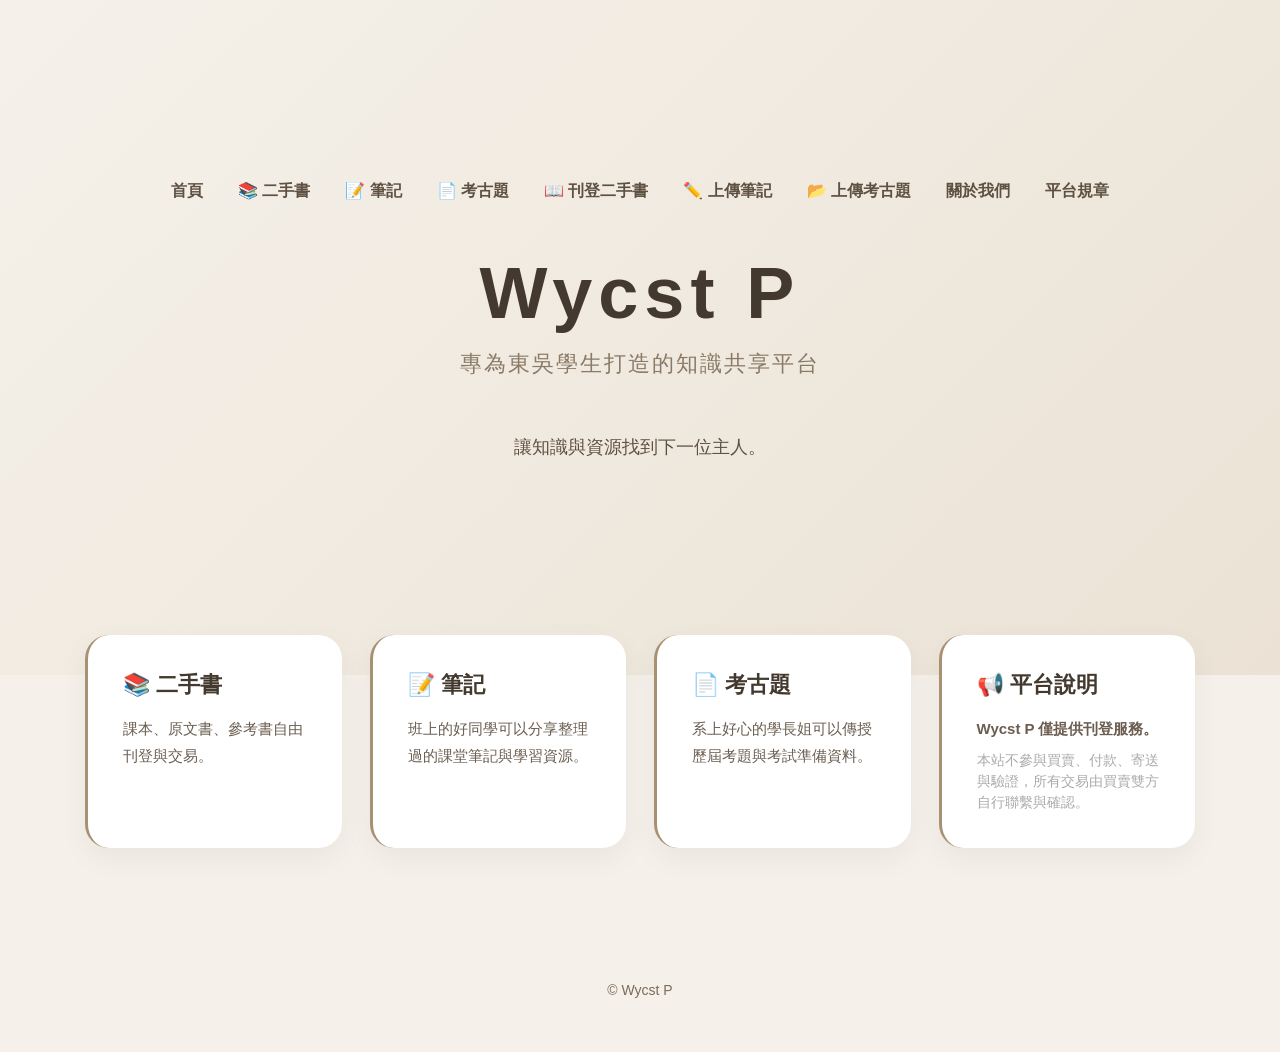
<file: index.html>
<!DOCTYPE html>
<html lang="zh-Hant">
<head>
  <meta charset="UTF-8">
  <meta name="viewport" content="width=device-width, initial-scale=1.0, maximum-scale=1.0, user-scalable=no">
  <title>Wycst P 二手書市集 | 讓知識與資源找到下一位主人</title>
  <link rel="stylesheet" href="style.css">
</head>
<body>
<header class="hero">
<nav class="navbar">

   <a href="index.html">首頁</a>

  <a href="books.html">📚 二手書</a>

  <a href="notes.html">📝 筆記</a>

  <a href="exams.html">📄 考古題</a>

  <a href="sell-book.html">📖 刊登二手書</a>

  <a href="sell-note.html">✏️ 上傳筆記</a>

  <a href="sell-exam.html">📂 上傳考古題</a>

  <a href="about.html">關於我們</a>
  
  <a href="terms.html">平台規章</a>
</nav>
  <h1>Wycst P</h1>
  <p class="subtitle">專為東吳學生打造的知識共享平台</p>
  <p class="intro">讓知識與資源找到下一位主人。</p>
</header>

<section class="features">
    <div class="feature-card" style="border-left: 3px solid #a89072;">
    <h2>📚 二手書</h2>
    <p>課本、原文書、參考書自由刊登與交易。</p>
  </div>
    <div class="feature-card" style="border-left: 3px solid #a89072;">
    <h2>📝 筆記</h2>
    <p>班上的好同學可以分享整理過的課堂筆記與學習資源。</p>
  </div>
  <div class="feature-card" style="border-left: 3px solid #a89072;">
    <h2>📄 考古題</h2>
    <p>系上好心的學長姐可以傳授歷屆考題與考試準備資料。</p>
  </div>
  <div class="feature-card" style="border-left: 3px solid #a89072;">
    <h2>📢 平台說明</h2>
    <p style="margin-bottom: 8px; font-weight: bold;">Wycst P 僅提供刊登服務。</p>
    <p style="font-size: 14px; color: #aaa; line-height: 1.5;">本站不參與買賣、付款、寄送與驗證，所有交易由買賣雙方自行聯繫與確認。</p>
  </div>
</section>

<footer>
  <p>© Wycst P</p>
</footer>
</body>
</html>
</file>
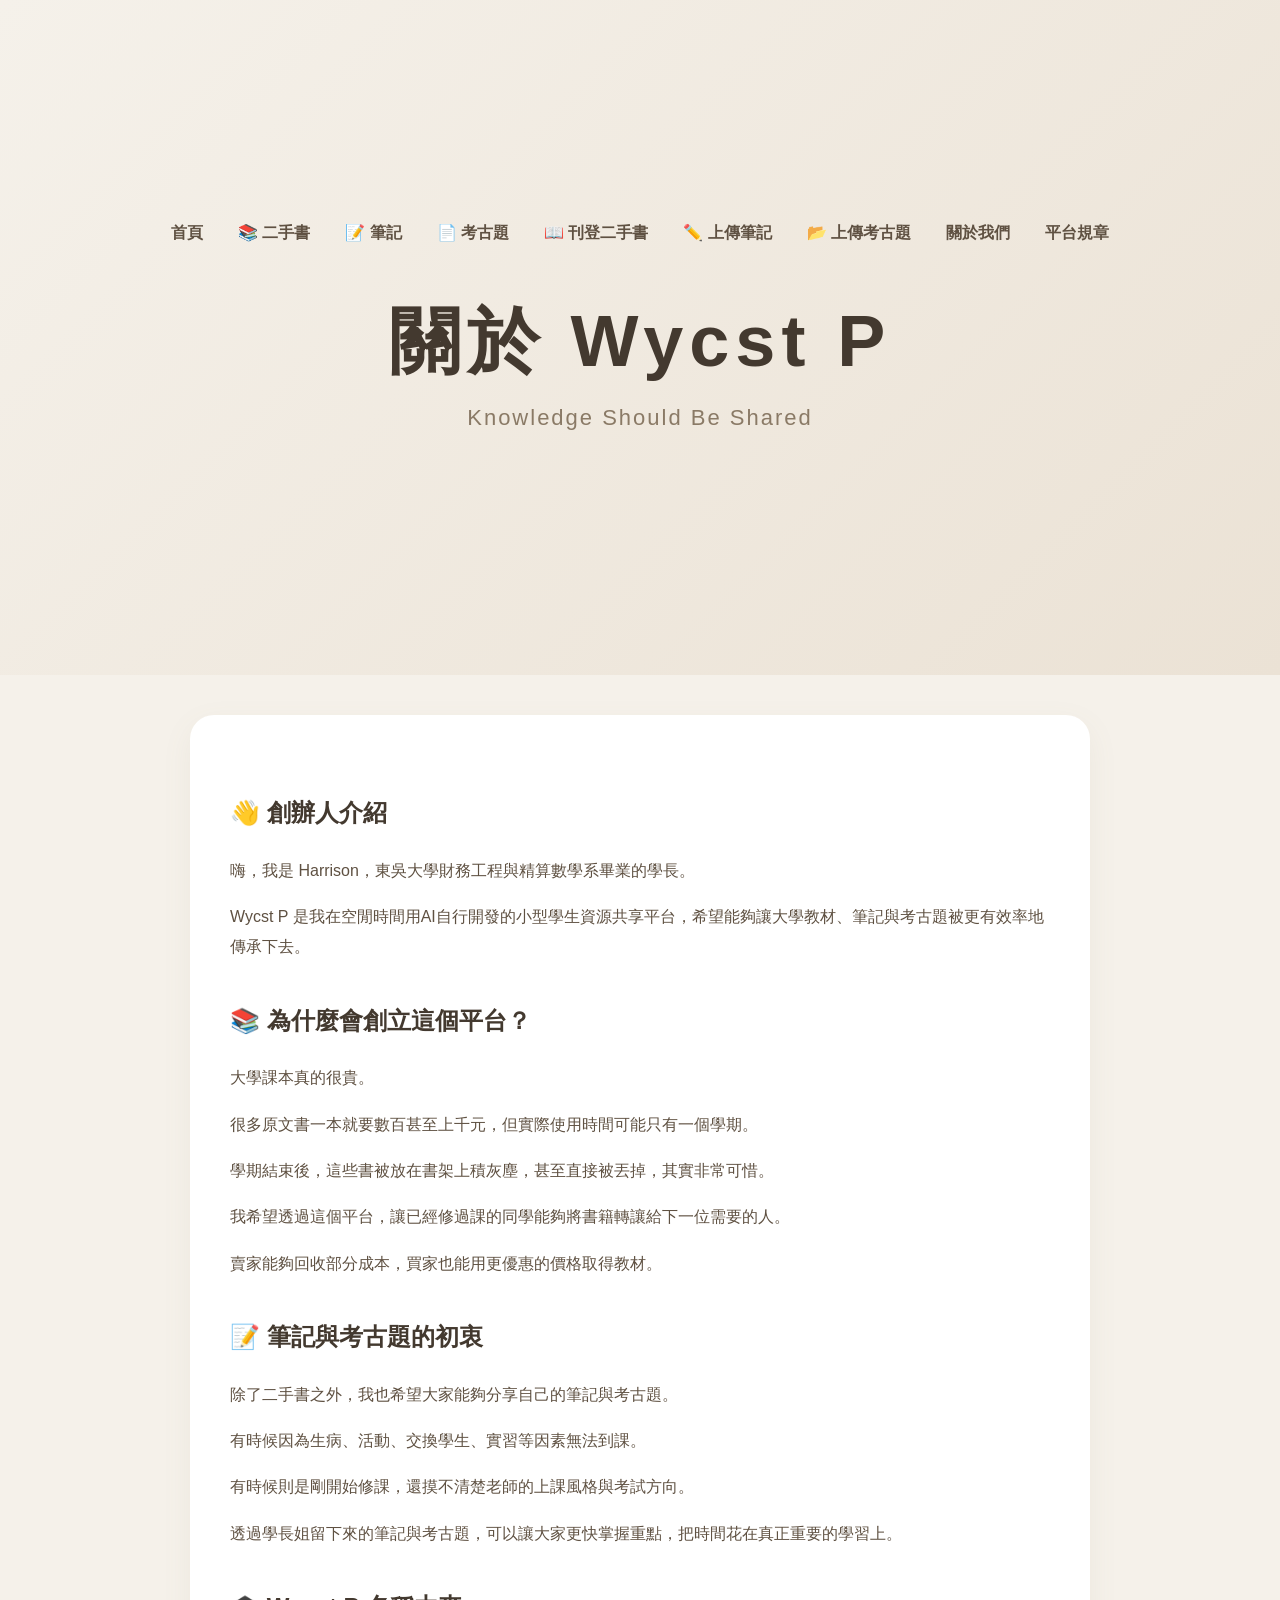
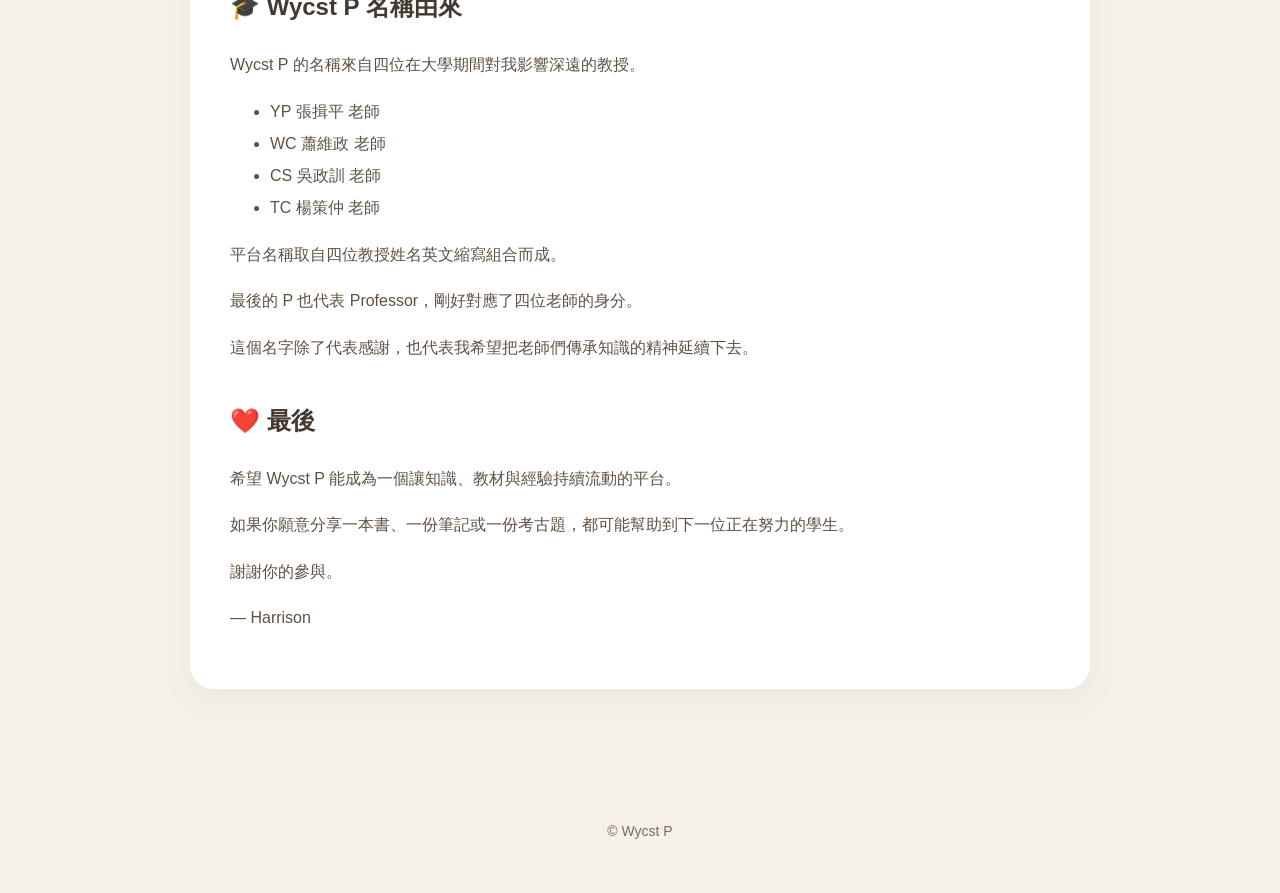
<file: about.html>
<!DOCTYPE html>
<html lang="zh-Hant">
<head>
<meta charset="UTF-8">
<meta name="viewport" content="width=device-width, initial-scale=1.0">
<title>關於我們 | Wycst P</title>
<link rel="stylesheet" href="style.css">

<style>

.about-container{
max-width:900px;
margin:40px auto 80px;
padding:0 20px;
}

.about-card{
background:white;
padding:40px;
border-radius:24px;
box-shadow:0 10px 30px rgba(138,122,102,.08);
line-height:1.9;
}

.about-card h2{
color:#43392f;
margin-top:35px;
}

.about-card p{
color:#5f5142;
}

.about-card ul{
color:#5f5142;
line-height:2;
}

</style>
</head>

<body>

<header class="hero">

<nav class="navbar">
  <a href="index.html">首頁</a>

  <a href="books.html">📚 二手書</a>

  <a href="notes.html">📝 筆記</a>

  <a href="exams.html">📄 考古題</a>

  <a href="sell-book.html">📖 刊登二手書</a>

  <a href="sell-note.html">✏️ 上傳筆記</a>

  <a href="sell-exam.html">📂 上傳考古題</a>

  <a href="about.html">關於我們</a>

  <a href="terms.html">平台規章</a>

</nav>

<h1>關於 Wycst P</h1>

<p class="subtitle">
Knowledge Should Be Shared
</p>

</header>

<div class="about-container">

<div class="about-card">

<h2>👋 創辦人介紹</h2>

<p>
嗨，我是 Harrison，東吳大學財務工程與精算數學系畢業的學長。
</p>

<p>
Wycst P 是我在空閒時間用AI自行開發的小型學生資源共享平台，希望能夠讓大學教材、筆記與考古題被更有效率地傳承下去。
</p>

<h2>📚 為什麼會創立這個平台？</h2>

<p>
大學課本真的很貴。
</p>

<p>
很多原文書一本就要數百甚至上千元，但實際使用時間可能只有一個學期。
</p>

<p>
學期結束後，這些書被放在書架上積灰塵，甚至直接被丟掉，其實非常可惜。
</p>

<p>
我希望透過這個平台，讓已經修過課的同學能夠將書籍轉讓給下一位需要的人。
</p>

<p>
賣家能夠回收部分成本，買家也能用更優惠的價格取得教材。
</p>

<h2>📝 筆記與考古題的初衷</h2>

<p>
除了二手書之外，我也希望大家能夠分享自己的筆記與考古題。
</p>

<p>
有時候因為生病、活動、交換學生、實習等因素無法到課。
</p>

<p>
有時候則是剛開始修課，還摸不清楚老師的上課風格與考試方向。
</p>

<p>
透過學長姐留下來的筆記與考古題，可以讓大家更快掌握重點，把時間花在真正重要的學習上。
</p>

<h2>🎓 Wycst P 名稱由來</h2>

<p>
Wycst P 的名稱來自四位在大學期間對我影響深遠的教授。
</p>

<ul>
<li>YP 張揖平 老師</li>
<li>WC 蕭維政 老師</li>
<li>CS 吳政訓 老師</li>
<li>TC 楊策仲 老師</li>
</ul>

<p>
平台名稱取自四位教授姓名英文縮寫組合而成。
</p>

<p>
最後的 P 也代表 Professor，剛好對應了四位老師的身分。
</p>

<p>
這個名字除了代表感謝，也代表我希望把老師們傳承知識的精神延續下去。
</p>

<h2>❤️ 最後</h2>

<p>
希望 Wycst P 能成為一個讓知識、教材與經驗持續流動的平台。
</p>

<p>
如果你願意分享一本書、一份筆記或一份考古題，都可能幫助到下一位正在努力的學生。
</p>

<p>
謝謝你的參與。
</p>

<p>
— Harrison
</p>

</div>

</div>

<footer>
<p>© Wycst P</p>
</footer>

</body>
</html>
</file>
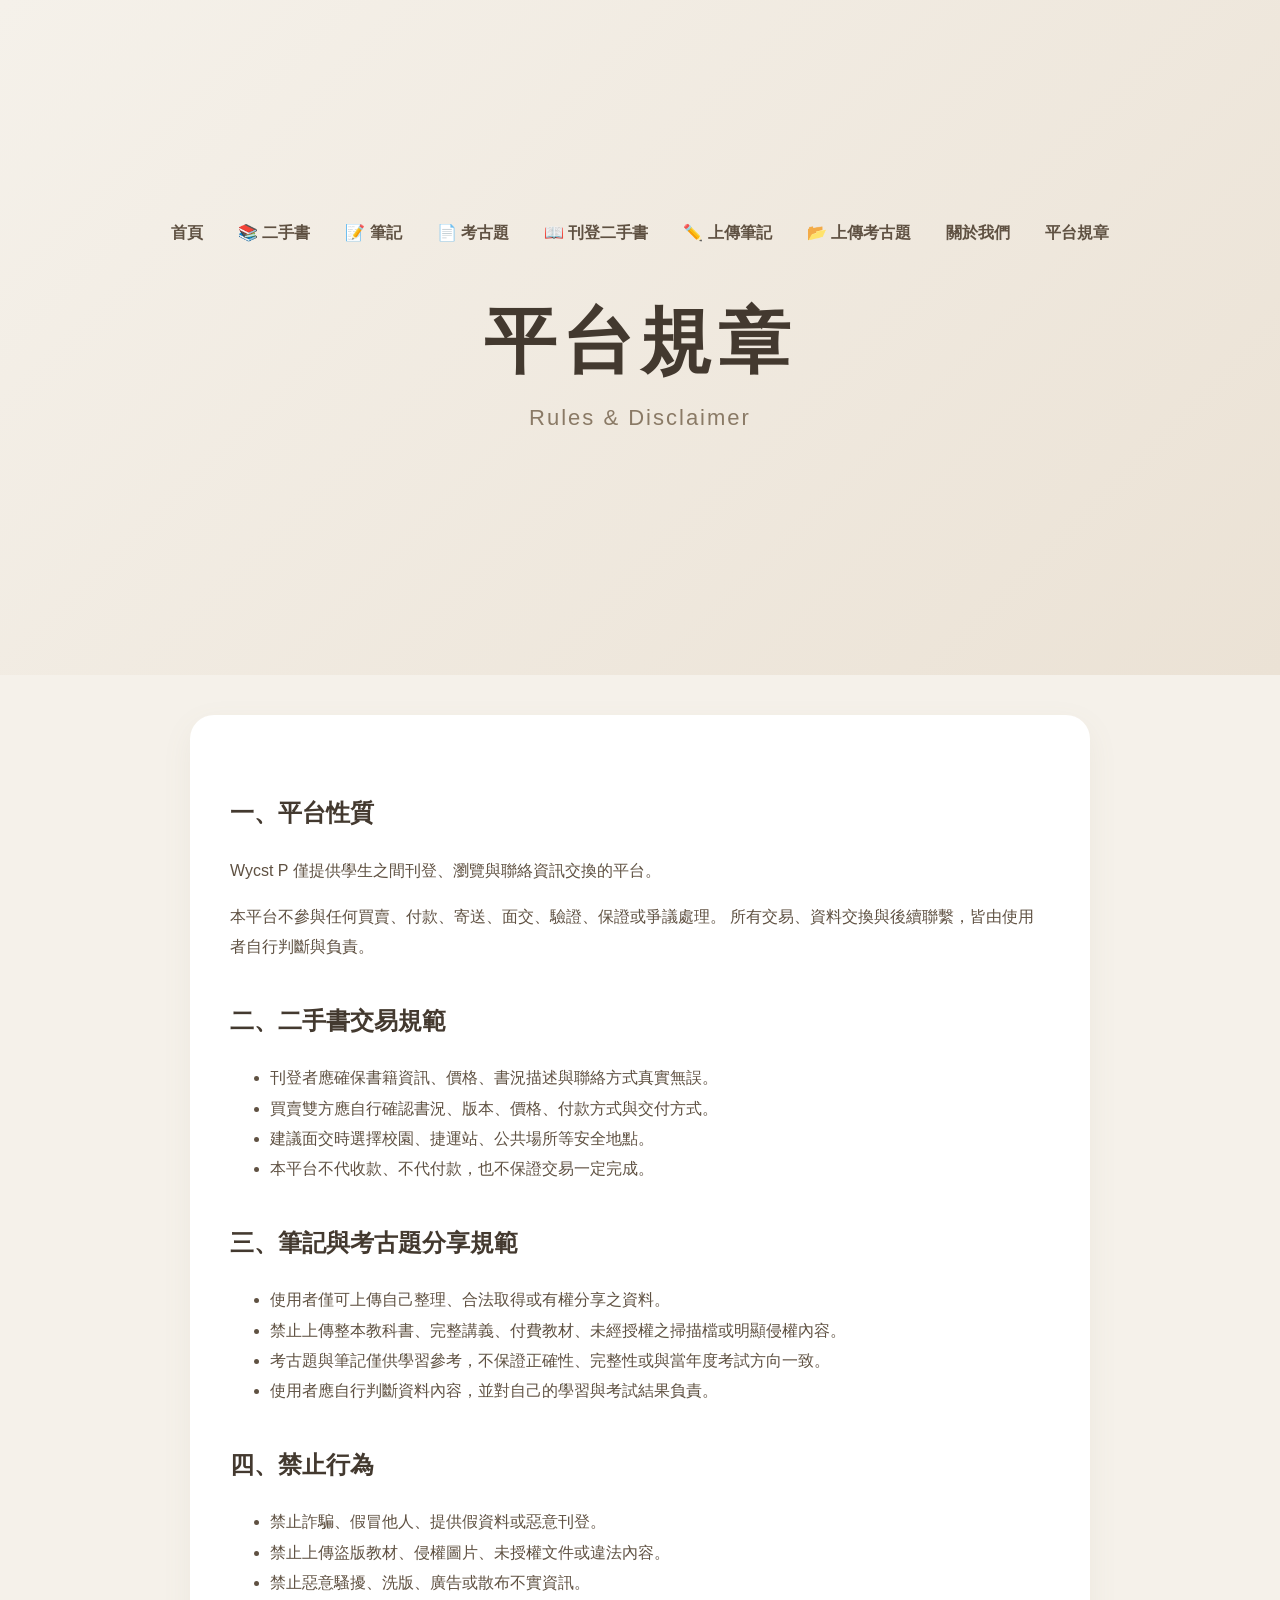
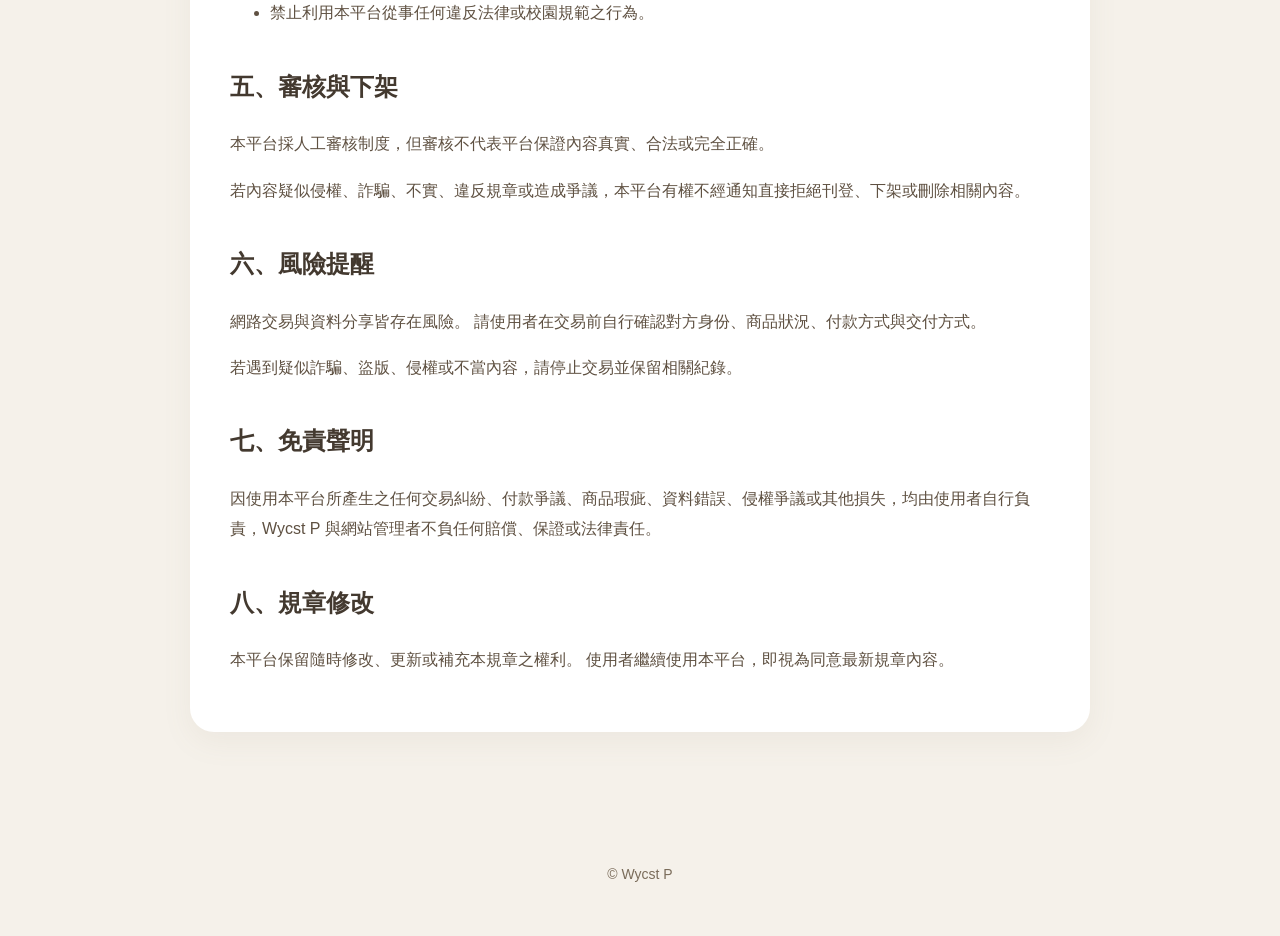
<file: terms.html>
<!DOCTYPE html>
<html lang="zh-Hant">
<head>
<meta charset="UTF-8">
<meta name="viewport" content="width=device-width, initial-scale=1.0">
<title>平台規章 | Wycst P</title>
<link rel="stylesheet" href="style.css">

<style>
.terms-container{
max-width:900px;
margin:40px auto 80px;
padding:0 20px;
}

.terms-card{
background:white;
padding:40px;
border-radius:24px;
box-shadow:0 10px 30px rgba(138,122,102,.08);
line-height:1.9;
}

.terms-card h2{
color:#43392f;
margin-top:35px;
}

.terms-card p,
.terms-card li{
color:#5f5142;
}
</style>
</head>

<body>

<header class="hero">

<nav class="navbar">
<a href="index.html">首頁</a>

  <a href="books.html">📚 二手書</a>

  <a href="notes.html">📝 筆記</a>

  <a href="exams.html">📄 考古題</a>

  <a href="sell-book.html">📖 刊登二手書</a>

  <a href="sell-note.html">✏️ 上傳筆記</a>

  <a href="sell-exam.html">📂 上傳考古題</a>

  <a href="about.html">關於我們</a>

  <a href="terms.html">平台規章</a>
</nav>

<h1>平台規章</h1>
<p class="subtitle">Rules & Disclaimer</p>

</header>

<div class="terms-container">

<div class="terms-card">

<h2>一、平台性質</h2>

<p>
Wycst P 僅提供學生之間刊登、瀏覽與聯絡資訊交換的平台。
</p>

<p>
本平台不參與任何買賣、付款、寄送、面交、驗證、保證或爭議處理。
所有交易、資料交換與後續聯繫，皆由使用者自行判斷與負責。
</p>

<h2>二、二手書交易規範</h2>

<ul>
<li>刊登者應確保書籍資訊、價格、書況描述與聯絡方式真實無誤。</li>
<li>買賣雙方應自行確認書況、版本、價格、付款方式與交付方式。</li>
<li>建議面交時選擇校園、捷運站、公共場所等安全地點。</li>
<li>本平台不代收款、不代付款，也不保證交易一定完成。</li>
</ul>

<h2>三、筆記與考古題分享規範</h2>

<ul>
<li>使用者僅可上傳自己整理、合法取得或有權分享之資料。</li>
<li>禁止上傳整本教科書、完整講義、付費教材、未經授權之掃描檔或明顯侵權內容。</li>
<li>考古題與筆記僅供學習參考，不保證正確性、完整性或與當年度考試方向一致。</li>
<li>使用者應自行判斷資料內容，並對自己的學習與考試結果負責。</li>
</ul>

<h2>四、禁止行為</h2>

<ul>
<li>禁止詐騙、假冒他人、提供假資料或惡意刊登。</li>
<li>禁止上傳盜版教材、侵權圖片、未授權文件或違法內容。</li>
<li>禁止惡意騷擾、洗版、廣告或散布不實資訊。</li>
<li>禁止利用本平台從事任何違反法律或校園規範之行為。</li>
</ul>

<h2>五、審核與下架</h2>

<p>
本平台採人工審核制度，但審核不代表平台保證內容真實、合法或完全正確。
</p>

<p>
若內容疑似侵權、詐騙、不實、違反規章或造成爭議，本平台有權不經通知直接拒絕刊登、下架或刪除相關內容。
</p>

<h2>六、風險提醒</h2>

<p>
網路交易與資料分享皆存在風險。
請使用者在交易前自行確認對方身份、商品狀況、付款方式與交付方式。
</p>

<p>
若遇到疑似詐騙、盜版、侵權或不當內容，請停止交易並保留相關紀錄。
</p>

<h2>七、免責聲明</h2>

<p>
因使用本平台所產生之任何交易糾紛、付款爭議、商品瑕疵、資料錯誤、侵權爭議或其他損失，均由使用者自行負責，Wycst P 與網站管理者不負任何賠償、保證或法律責任。
</p>


<h2>八、規章修改</h2>

<p>
本平台保留隨時修改、更新或補充本規章之權利。
使用者繼續使用本平台，即視為同意最新規章內容。
</p>

</div>

</div>

<footer>
<p>© Wycst P</p>
</footer>

</body>
</html>
</file>
<file: style.css>
/* ==========================================
   Wycst P 二手書市集 - 全域文青木質調設定
   ========================================== */
body {
  margin: 0;
  font-family: "Noto Sans TC", sans-serif;
  background: #f5f1ea; 
  color: #3f3a35; 
}

.hero {
  min-height: 75vh;
  text-align: center;
  padding: 60px 20px;
  box-sizing: border-box;
  background: linear-gradient(135deg, #f5f1ea, #ebe2d5);
  display: flex;
  flex-direction: column;
  justify-content: center;
  align-items: center;
}

.navbar {
  display: flex;
  justify-content: center;
  gap: 35px;
  flex-wrap: wrap;
  margin-bottom: 50px;
}

.navbar a {
  text-decoration: none;
  color: #5f5142;
  font-weight: 600;
  font-size: 16px;
  transition: color 0.2s ease, transform 0.2s ease;
}

.navbar a:hover {
  color: #a89072;
  transform: translateY(-1px);
}

.hero h1 {
  font-size: 72px;
  margin: 0;
  letter-spacing: 6px;
  color: #43392f;
  font-weight: 800;
}

.subtitle {
  font-size: 22px;
  color: #8a7a66;
  margin-top: 15px;
  letter-spacing: 2px;
}

.intro {
  max-width: 650px;
  margin: 30px auto;
  font-size: 18px;
  line-height: 1.8;
  color: #5f5142;
}

.hero-buttons {
  display: flex;
  justify-content: center;
  gap: 20px;
  flex-wrap: wrap;
  margin-top: 10px;
}

.hero-buttons a {
  text-decoration: none;
  background: #a89072;
  color: white;
  padding: 14px 36px;
  border-radius: 999px;
  font-weight: 600;
  font-size: 16px;
  transition: all 0.2s ease;
  box-shadow: 0 4px 12px rgba(168, 144, 114, 0.2);
}

.hero-buttons a:hover {
  background: #8a7a66;
  transform: translateY(-2px);
  box-shadow: 0 6px 18px rgba(138, 122, 102, 0.3);
}

/* ==========================================
   首頁特色區塊 (Features) - 升級智慧自適應網格
   ========================================== */
.features {
  max-width: 1150px;
  margin: -40px auto 80px;
  padding: 0 20px;
  box-sizing: border-box;
  
  display: grid;
  grid-template-columns: repeat(auto-fit, minmax(250px, 1fr));
  gap: 28px;
}

.feature-card {
  background: white;
  padding: 35px;
  border-radius: 24px;
  box-sizing: border-box;
  box-shadow: 0 10px 30px rgba(0, 0, 0, 0.05);
  transition: transform 0.3s ease, box-shadow 0.3s ease;
}

.feature-card:hover {
  transform: translateY(-5px);
  box-shadow: 0 15px 35px rgba(138, 122, 102, 0.12);
}

.feature-card h2 {
  margin-top: 0;
  margin-bottom: 15px;
  color: #43392f;
  font-size: 22px;
}

.feature-card p {
  margin: 0;
  line-height: 1.8;
  color: #6b5d50;
  font-size: 15px;
}

/* ==========================================
   二手書市集網格 (Book Grid) - 支援中螢幕防擠壓
   ========================================== */
.product-section {
  max-width: 1200px;
  margin: 60px auto;
  padding: 0 20px;
}

.book-grid {
  display: grid;
  grid-template-columns: repeat(auto-fill, minmax(320px, 1fr));
  gap: 30px;
}

.book-card {
  background: white;
  border-radius: 24px;
  overflow: hidden;
  box-shadow: 0 10px 30px rgba(0, 0, 0, 0.05);
  transition: transform 0.3s ease;
  display: flex;
  flex-direction: column;
}

.book-card:hover {
  transform: translateY(-4px);
}

.book-card img {
  width: 100%;
  aspect-ratio: 3 / 4;
  object-fit: cover;
  background: #e8dccb;
  border-bottom: 1px solid #f2ece2;
}

.book-info {
  padding: 24px;
  display: flex;
  flex-direction: column;
  flex: 1;
}

.book-info h3 {
  margin-top: 0;
  margin-bottom: 12px;
  color: #43392f;
  font-size: 20px;
  line-height: 1.4;
}

.book-info p {
  color: #6b5d50;
  line-height: 1.6;
  font-size: 15px;
  margin: 6px 0;
}

.book-info strong {
  display: block;
  color: #a89072;
  font-size: 22px;
  margin: 15px 0 8px 0;
  font-weight: bold;
}

/* ==========================================
   📝 全域表單與按鈕樣式升級（精緻文青風外框）
   ========================================== */
input[type="text"],
input[type="email"],
input[type="password"],
input[type="number"],
textarea {
  width: 100%;
  box-sizing: border-box;
  padding: 12px 16px;
  border: 1.5px solid #dcd3c6;
  background-color: #faf8f5;
  border-radius: 12px;
  font-family: inherit;
  font-size: 15px;
  color: #3f3a35;
  outline: none;
  transition: all 0.2s ease;
}

input:focus, textarea:focus {
  border-color: #a89072;
  background-color: white;
  box-shadow: 0 0 0 3px rgba(168, 144, 114, 0.15);
}

button {
  background: #43392f;
  color: white;
  border: none;
  padding: 12px 24px;
  border-radius: 12px;
  font-size: 16px;
  font-weight: 600;
  cursor: pointer;
  transition: all 0.2s ease;
  font-family: inherit;
}

button:hover {
  background: #5f5142;
  transform: translateY(-1px);
}

input[type="file"] {
  padding: 8px 0;
  font-size: 14px;
  color: #6b5d50;
}

/* ==========================================
   頁尾與手機版 RWD 斷點優化
   ========================================== */
footer {
  text-align: center;
  padding: 40px 25px;
  color: #7a6c5a;
  font-size: 14px;
}

@media (max-width: 768px) {
  .hero {
    min-height: auto;
    padding: 80px 20px 60px 20px;
  }

  .hero h1 {
    font-size: 46px; 
    letter-spacing: 3px;
  }
  
  .subtitle {
    font-size: 18px;
  }

  .intro {
    font-size: 16px;
    margin: 25px auto;
  }

  .navbar {
    margin-bottom: 40px;
    gap: 20px;
  }

  .features {
    margin-top: 20px;
    margin-bottom: 50px;
  }
}
/* ==========================================
   手機版補強
   ========================================== */

@media (max-width: 768px) {

  html, body {
    overflow-x: hidden;
  }

  .navbar {
    gap: 10px;
    margin-bottom: 35px;
  }

  .navbar a {
    font-size: 14px;
    background: rgba(255,255,255,0.45);
    padding: 8px 12px;
    border-radius: 999px;
  }

  .hero-buttons a {
    width: 100%;
    max-width: 260px;
    text-align: center;
  }

  .product-section {
    margin: 35px auto;
    padding: 0 12px;
  }

  .book-grid {
    grid-template-columns: repeat(2, 1fr);
    gap: 12px;
  }

  .book-card {
    border-radius: 18px;
  }

  .book-info {
    padding: 14px;
  }

  .book-info h3 {
    font-size: 15px;
  }

  .book-info p {
    font-size: 12px;
  }

  .book-info strong {
    font-size: 16px;
  }

  .feature-card {
    padding: 24px;
  }
}

@media (max-width: 380px) {

  .book-grid {
    grid-template-columns: 1fr;
  }

}
</file>
